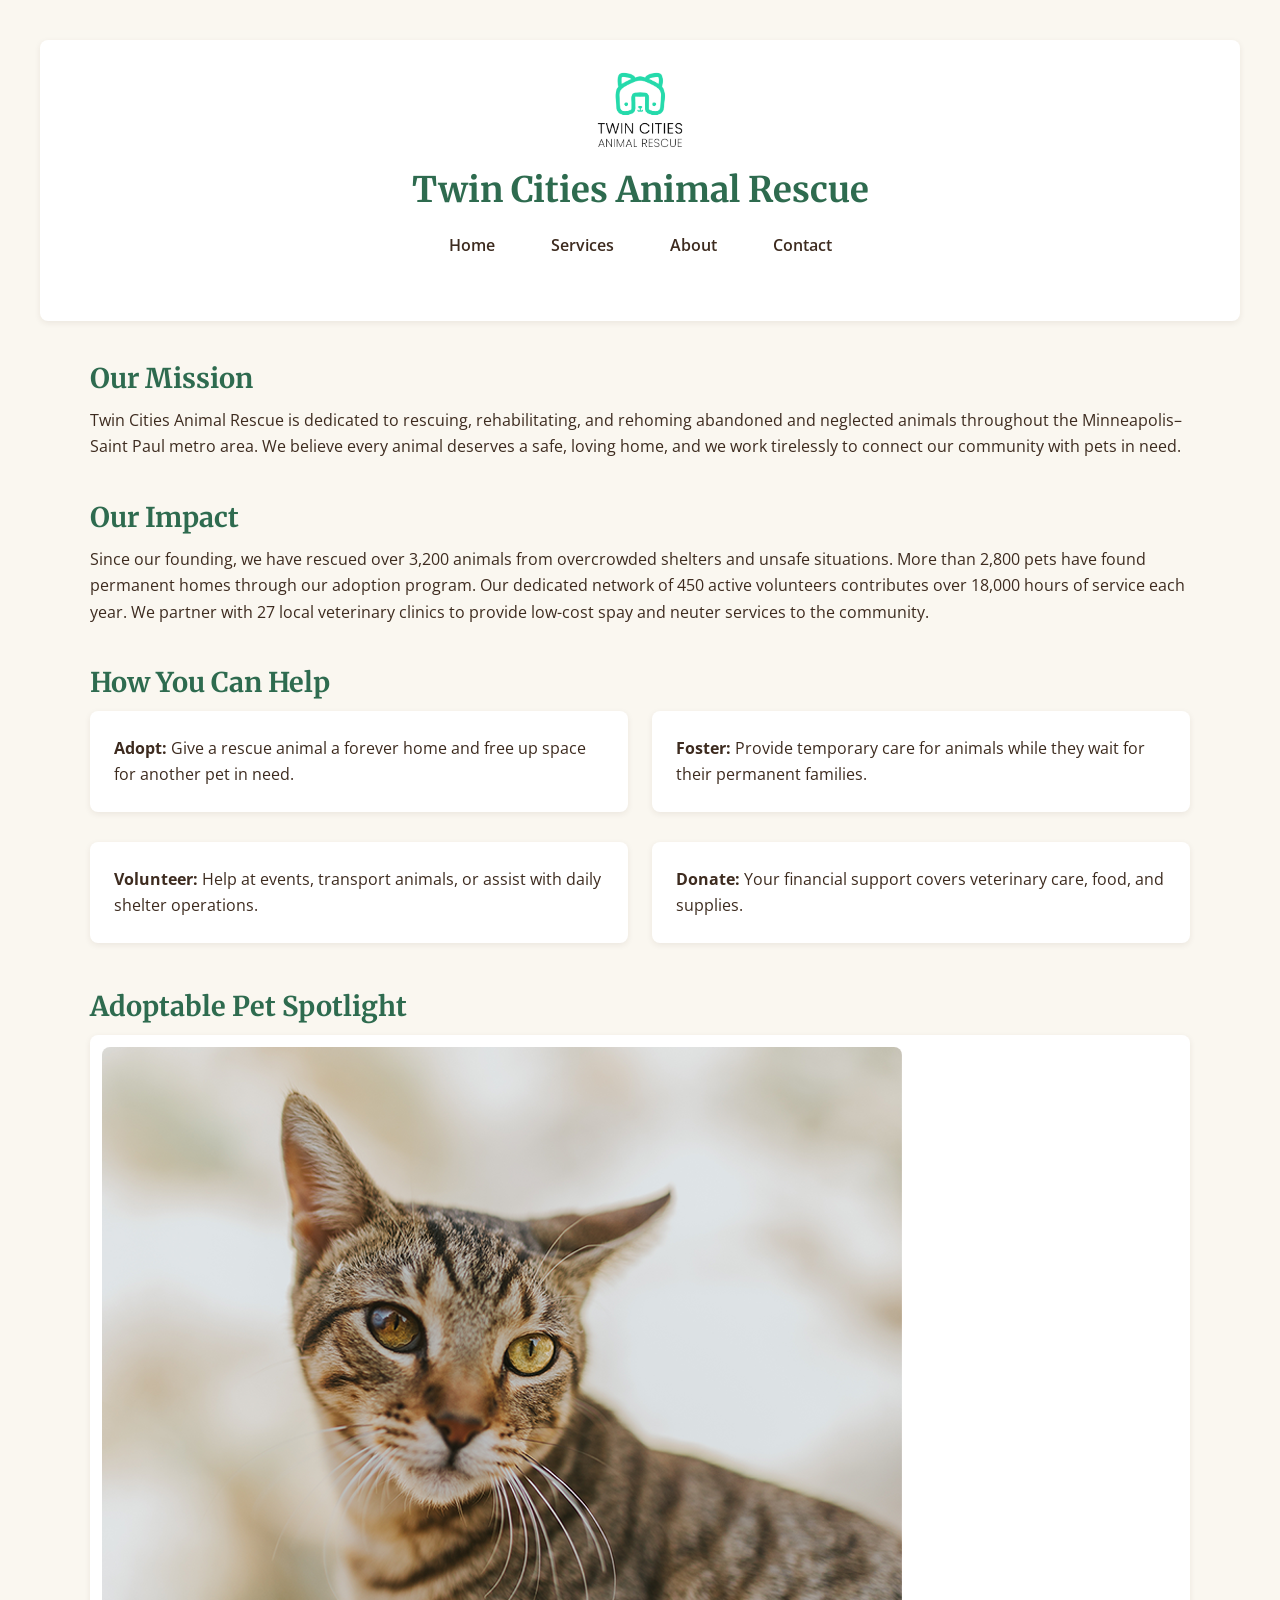
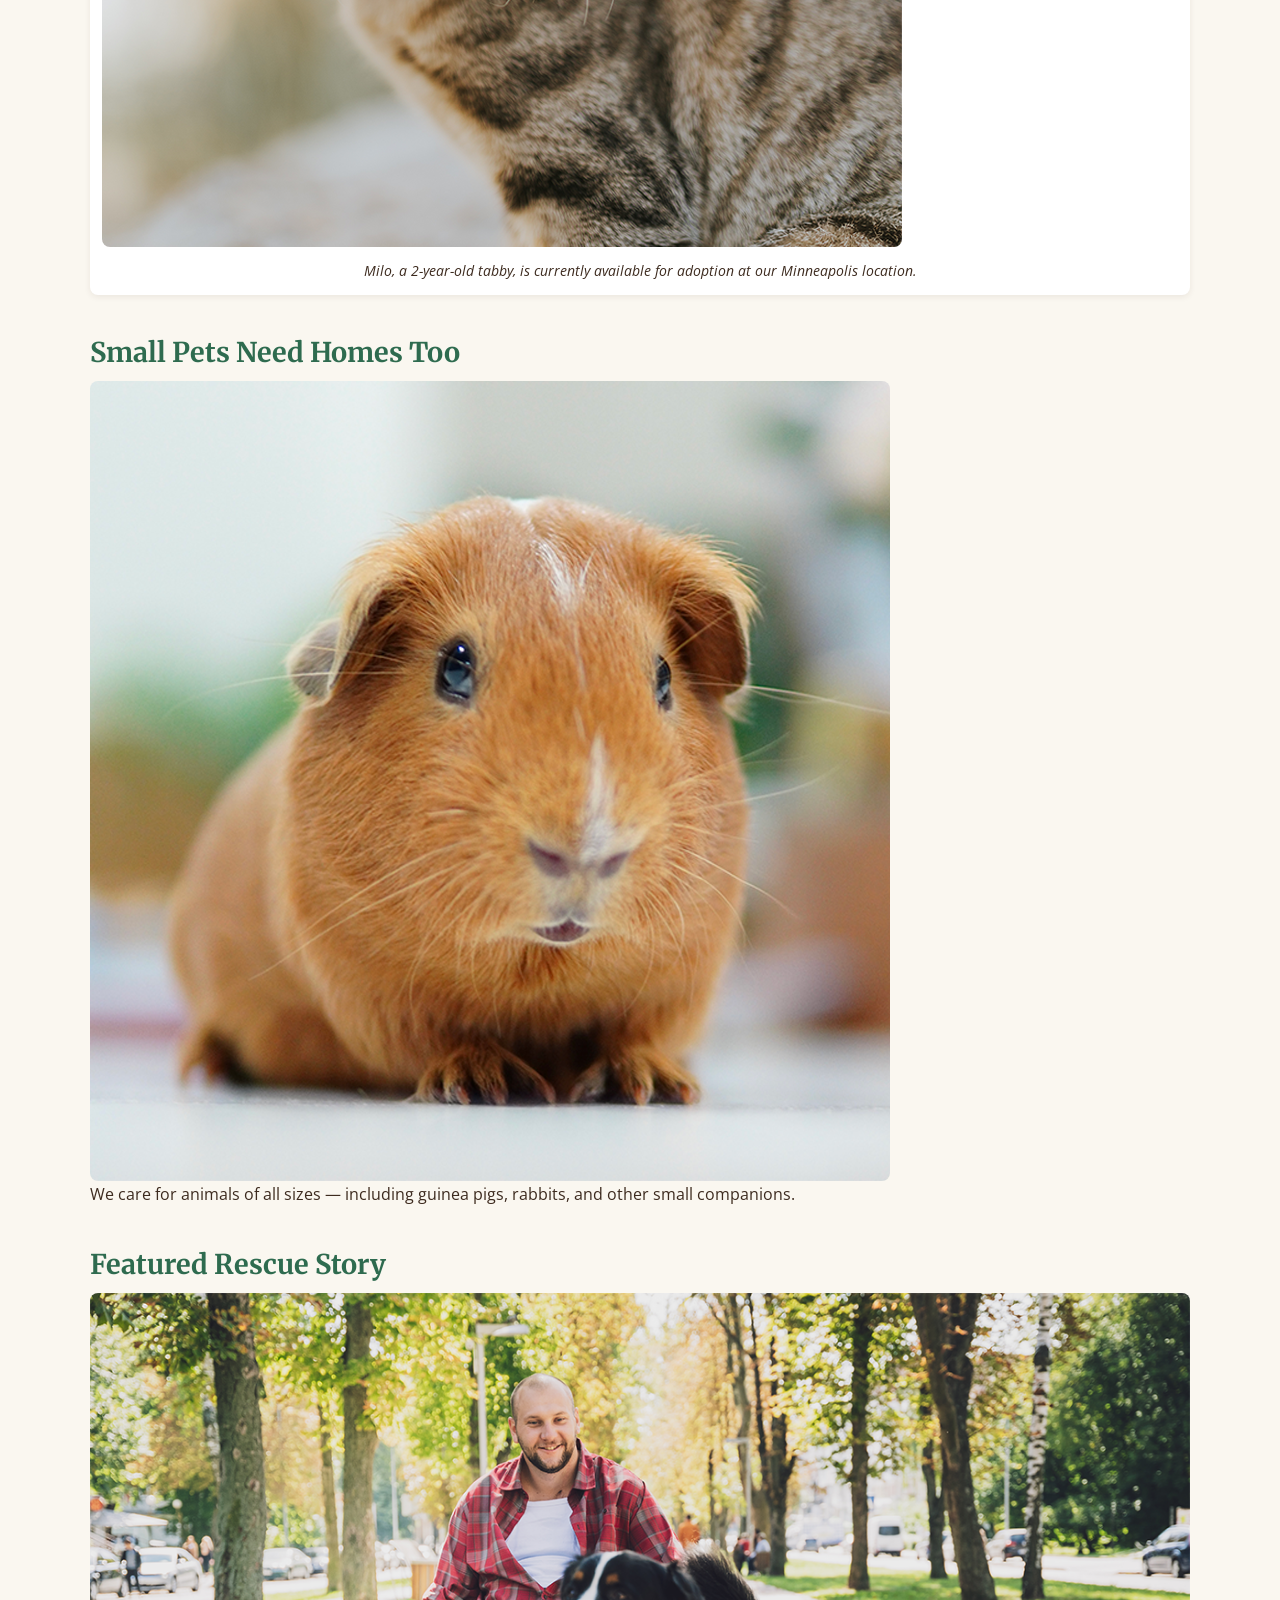
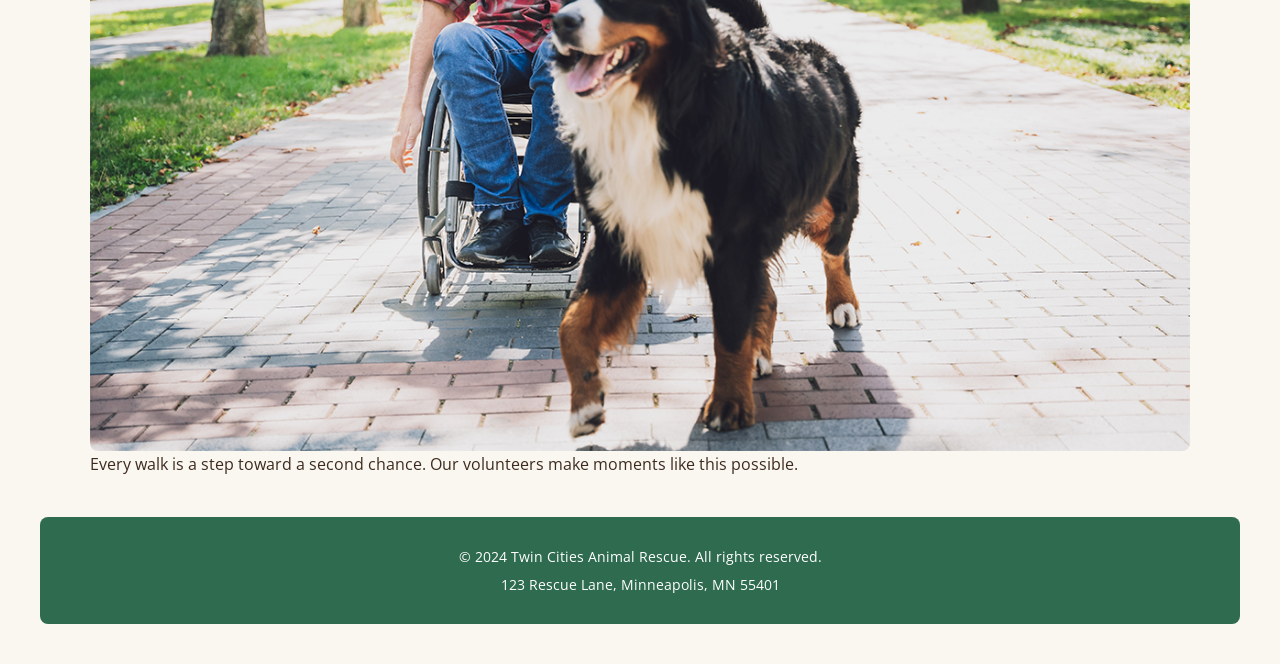
<file: index.html>
<!DOCTYPE html>
<html lang="en">
<head>
    <meta charset="UTF-8">
    <meta name="viewport" content="width=device-width, initial-scale=1.0">
    <title>Twin Cities Animal Rescue | Home</title>
    <link rel="stylesheet" href="styles.css">
</head>
<body>

    <header>
    <img src="Image/rescue-logo_c.png" alt="Twin Cities Animal Rescue logo" width="120">
    <h1>Twin Cities Animal Rescue</h1>
    <nav>
        <ul>
            <li><a href="index.html">Home</a></li>
            <li><a href="services.html">Services</a></li>
            <li><a href="about.html">About</a></li>
            <li><a href="contact.html">Contact</a></li>
        </ul>
    </nav>
    </header>

    <main>
        <section>
            <h2>Our Mission</h2>
            <p>Twin Cities Animal Rescue is dedicated to rescuing, rehabilitating, and rehoming abandoned and neglected animals throughout the Minneapolis–Saint Paul metro area. We believe every animal deserves a safe, loving home, and we work tirelessly to connect our community with pets in need.</p>
        </section>

        <section>
            <h2>Our Impact</h2>
            <p>Since our founding, we have rescued over 3,200 animals from overcrowded shelters and unsafe situations. More than 2,800 pets have found permanent homes through our adoption program. Our dedicated network of 450 active volunteers contributes over 18,000 hours of service each year. We partner with 27 local veterinary clinics to provide low-cost spay and neuter services to the community.</p>
        </section>

        <section>
            <h2>How You Can Help</h2>
            <ul>
                <li><strong>Adopt:</strong> Give a rescue animal a forever home and free up space for another pet in need.</li>
                <li><strong>Foster:</strong> Provide temporary care for animals while they wait for their permanent families.</li>
                <li><strong>Volunteer:</strong> Help at events, transport animals, or assist with daily shelter operations.</li>
                <li><strong>Donate:</strong> Your financial support covers veterinary care, food, and supplies.</li>
            </ul>
        </section>

    <section>
        <h2>Adoptable Pet Spotlight</h2>
        <figure>
            <img src="Image/rescue-pet-spotlight_c.png" alt="A brown tabby cat with bright green eyes looking directly at the camera, waiting for adoption">
            <figcaption>Milo, a 2-year-old tabby, is currently available for adoption at our Minneapolis location.</figcaption>
        </figure>
    </section>
    <section>
        <h2>Small Pets Need Homes Too</h2>
        <img src="Image/rescue-pet_c.png" alt="A friendly orange and white guinea pig sitting in a clean enclosure, one of the small pets available for adoption">
        <p>We care for animals of all sizes — including guinea pigs, rabbits, and other small companions.</p>
    </section>
    <section>
        <h2>Featured Rescue Story</h2>
        <picture>
            <source media="(min-width: 800px)" srcset="Image/rescue-feature-large_c.png">
            <source media="(min-width: 400px)" srcset="Image/rescue-feature-small_c.png">
            <img src="Image/rescue-feature-small_c.png" alt="A senior volunteer walking a large black and tan rescue dog along a paved park trail on a sunny day">
        </picture>
        <p>Every walk is a step toward a second chance. Our volunteers make moments like this possible.</p>
    </section>
    </main>

    <footer>
        <p>&copy; 2024 Twin Cities Animal Rescue. All rights reserved.</p>
        <p>123 Rescue Lane, Minneapolis, MN 55401</p>
    </footer>

</body>
</html>
</file>
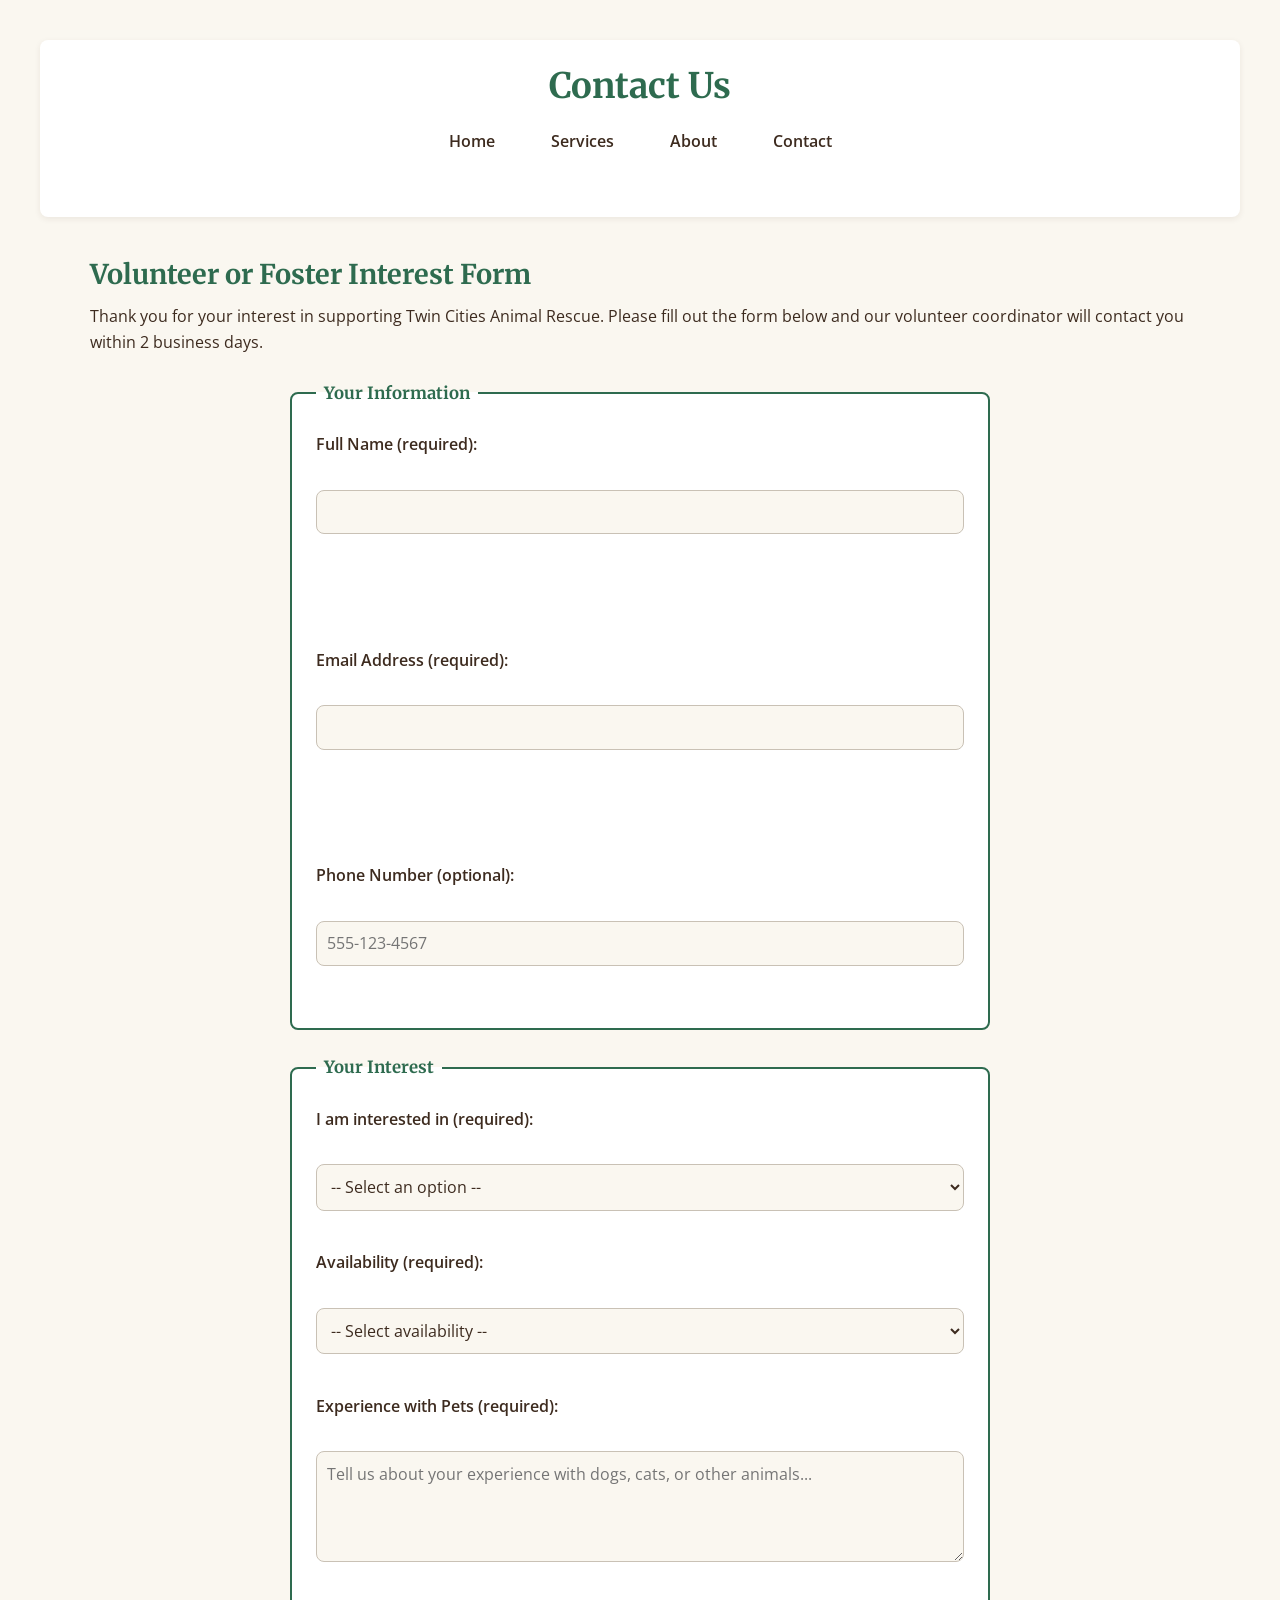
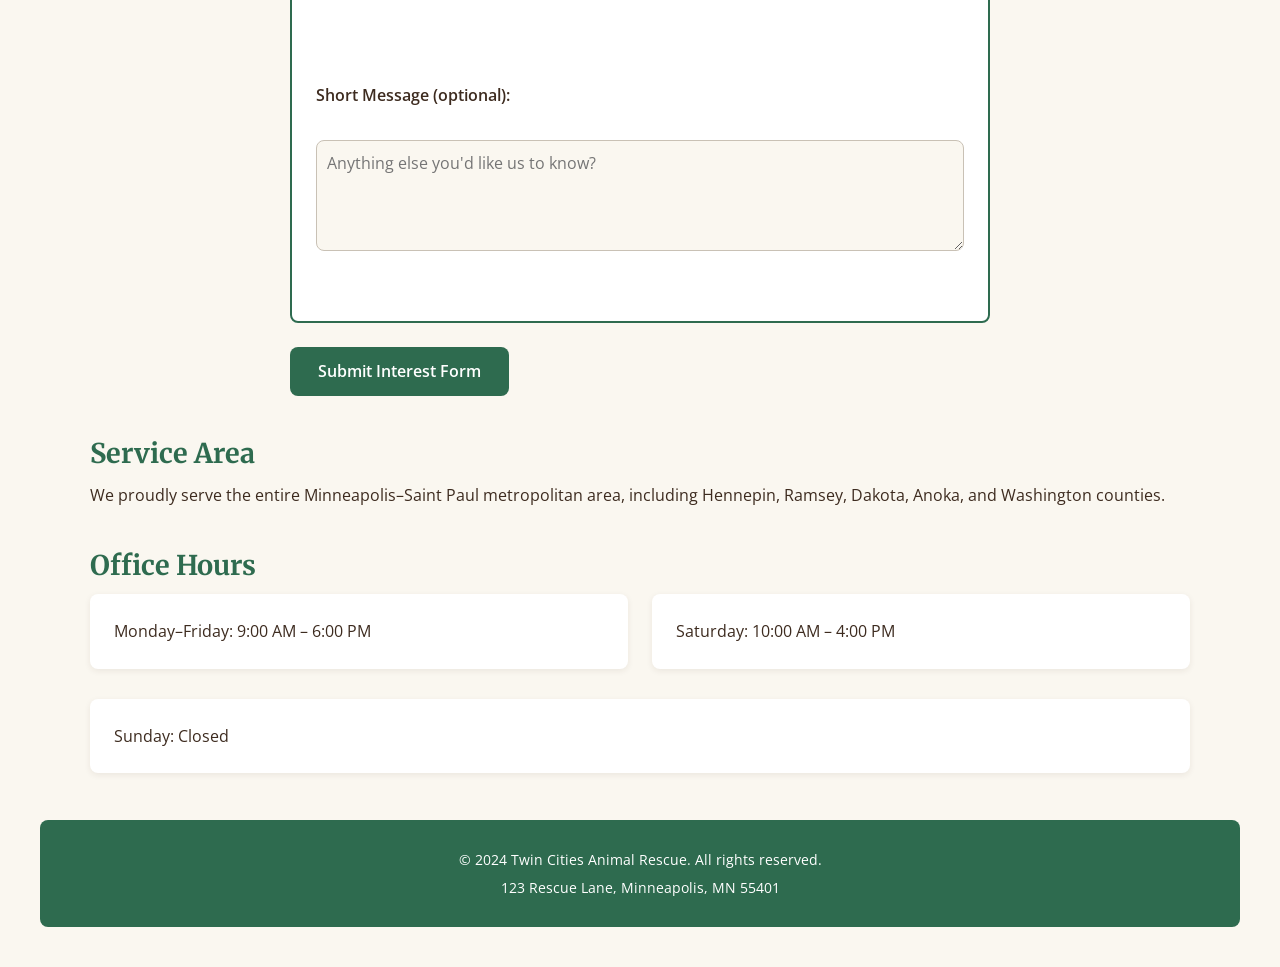
<file: contact.html>
<!DOCTYPE html>
<html lang="en">
<head>
    <meta charset="UTF-8">
    <meta name="viewport" content="width=device-width, initial-scale=1.0">
    <link rel="stylesheet" href="styles.css">
    <title>Twin Cities Animal Rescue | Contact</title>
</head>
<body>

    <header>
        <h1>Contact Us</h1>
        <nav>
            <ul>
                <li><a href="index.html">Home</a></li>
                <li><a href="services.html">Services</a></li>
                <li><a href="about.html">About</a></li>
                <li><a href="contact.html">Contact</a></li>
            </ul>
        </nav>
    </header>

    <main>
        <section>
            <h2>Volunteer or Foster Interest Form</h2>
            <p>Thank you for your interest in supporting Twin Cities Animal Rescue. Please fill out the form below and our volunteer coordinator will contact you within 2 business days.</p>

            <form action="#" method="post">
                <fieldset>
                    <legend>Your Information</legend>

                    <label for="name">Full Name (required):</label><br>
                    <input type="text" id="name" name="name" required><br><br>
                    <span class="error" id="name-error" role="alert"></span><br><br>

                    <label for="email">Email Address (required):</label><br>
                    <input type="email" id="email" name="email" required><br><br>
                    <span class="error" id="email-error" role="alert"></span><br><br>

                    <label for="phone">Phone Number (optional):</label><br>
                    <input type="tel" id="phone" name="phone" pattern="[0-9]{3}-[0-9]{3}-[0-9]{4}" placeholder="555-123-4567"><br><br>
                </fieldset>

                <fieldset>
                    <legend>Your Interest</legend>

                    <label for="interest">I am interested in (required):</label><br>
                    <select id="interest" name="interest" required>
                        <option value="">-- Select an option --</option>
                        <option value="volunteer">Volunteering</option>
                        <option value="foster">Fostering</option>
                        <option value="adoption">Adoption Information</option>
                    </select><br><br>

                    <label for="availability">Availability (required):</label><br>
                    <select id="availability" name="availability" required>
                        <option value="">-- Select availability --</option>
                        <option value="weekdays">Weekdays</option>
                        <option value="weekends">Weekends</option>
                        <option value="evenings">Evenings</option>
                        <option value="flexible">Flexible</option>
                    </select><br><br>

                    <label for="experience">Experience with Pets (required):</label><br>
                    <textarea id="experience" name="experience" rows="4" cols="50" required placeholder="Tell us about your experience with dogs, cats, or other animals..."></textarea><br><br>
                    <span class="error" id="experience-error" role="alert"></span><br><br>

                    <label for="message">Short Message (optional):</label><br>
                    <textarea id="message" name="message" rows="4" cols="50" placeholder="Anything else you'd like us to know?"></textarea><br><br>
                </fieldset>

                <button type="submit">Submit Interest Form</button>
            </form>
        </section>

        <section>
            <h2>Service Area</h2>
            <p>We proudly serve the entire Minneapolis–Saint Paul metropolitan area, including Hennepin, Ramsey, Dakota, Anoka, and Washington counties.</p>
        </section>

        <section>
            <h2>Office Hours</h2>
            <ul>
                <li>Monday–Friday: 9:00 AM – 6:00 PM</li>
                <li>Saturday: 10:00 AM – 4:00 PM</li>
                <li>Sunday: Closed</li>
            </ul>
        </section>
    </main>

    <footer>
        <p>&copy; 2024 Twin Cities Animal Rescue. All rights reserved.</p>
        <p>123 Rescue Lane, Minneapolis, MN 55401</p>
    </footer>
    <script src="script.js" defer></script>
</body>
</html>
</file>
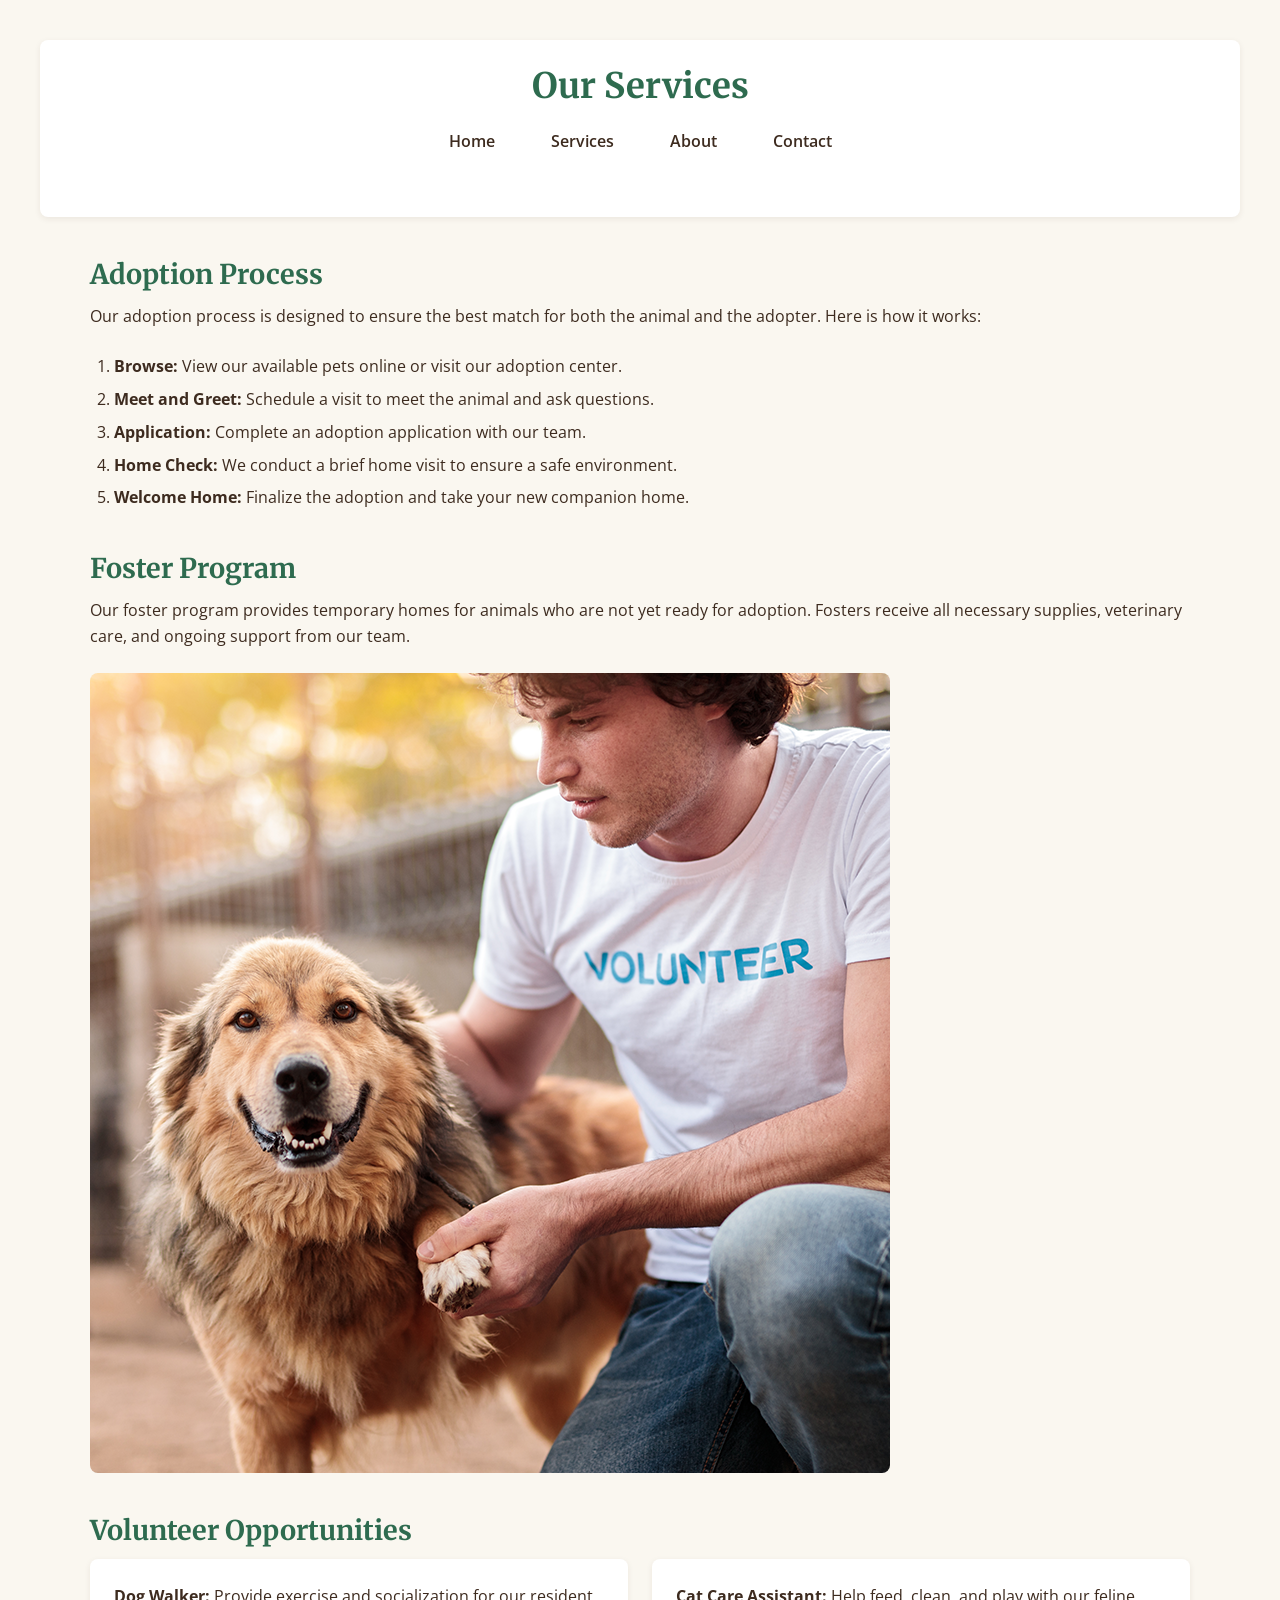
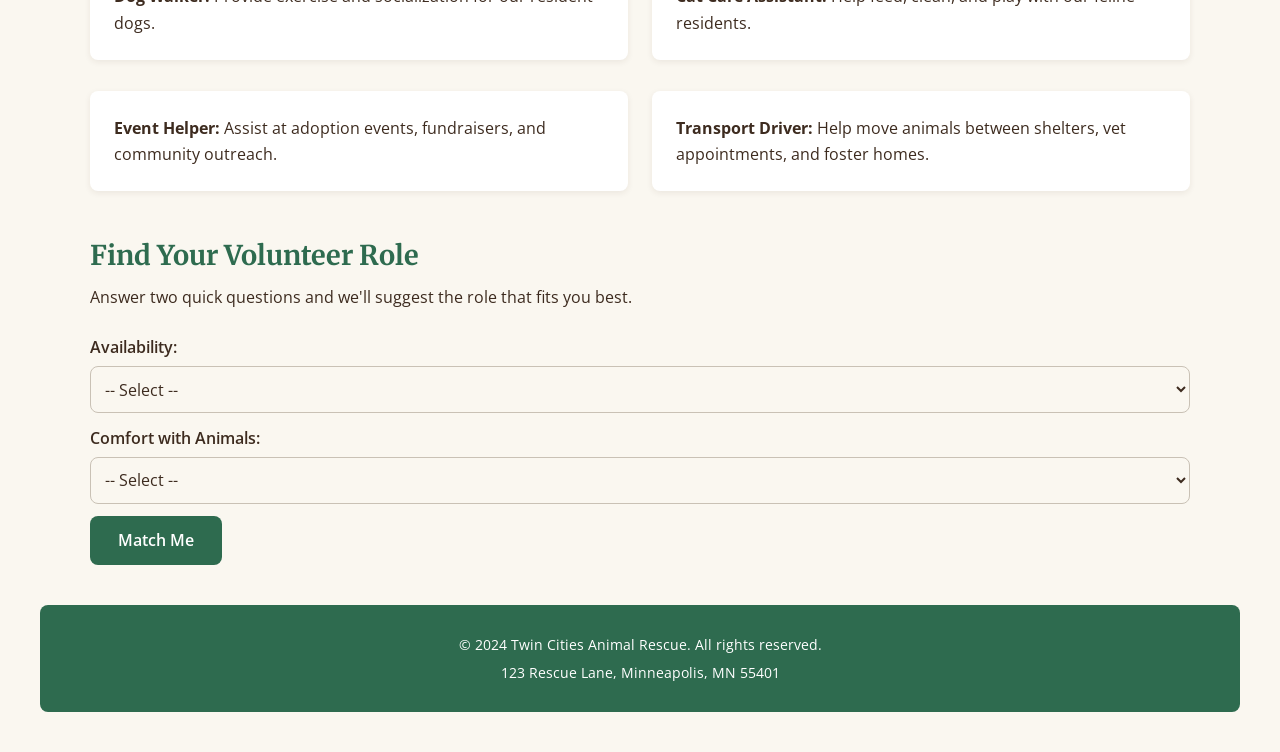
<file: services.html>
<!DOCTYPE html>
<html lang="en">
<head>
    <meta charset="UTF-8">
    <meta name="viewport" content="width=device-width, initial-scale=1.0">
    <title>Twin Cities Animal Rescue | Services</title>
    <link rel="stylesheet" href="styles.css">
</head>
<body>

    <header>
        
        <h1>Our Services</h1>
        <nav>
            <ul>
                <li><a href="index.html">Home</a></li>
                <li><a href="services.html">Services</a></li>
                <li><a href="about.html">About</a></li>
                <li><a href="contact.html">Contact</a></li>
            </ul>
        </nav>
    </header>

    <main>
        <section>
            <h2>Adoption Process</h2>
            <p>Our adoption process is designed to ensure the best match for both the animal and the adopter. Here is how it works:</p>
            <ol>
                <li><strong>Browse:</strong> View our available pets online or visit our adoption center.</li>
                <li><strong>Meet and Greet:</strong> Schedule a visit to meet the animal and ask questions.</li>
                <li><strong>Application:</strong> Complete an adoption application with our team.</li>
                <li><strong>Home Check:</strong> We conduct a brief home visit to ensure a safe environment.</li>
                <li><strong>Welcome Home:</strong> Finalize the adoption and take your new companion home.</li>
            </ol>
        </section>

        <section>
            <h2>Foster Program</h2>
            <p>Our foster program provides temporary homes for animals who are not yet ready for adoption. Fosters receive all necessary supplies, veterinary care, and ongoing support from our team.</p>
            <img src="Image/rescue-volunteer_c.png" alt="A smiling Twin Cities Animal Rescue volunteer in a white t-shirt petting a golden retriever outdoors">
        </section>

        <section>
            <h2>Volunteer Opportunities</h2>
            <ul>
                <li><strong>Dog Walker:</strong> Provide exercise and socialization for our resident dogs.</li>
                <li><strong>Cat Care Assistant:</strong> Help feed, clean, and play with our feline residents.</li>
                <li><strong>Event Helper:</strong> Assist at adoption events, fundraisers, and community outreach.</li>
                <li><strong>Transport Driver:</strong> Help move animals between shelters, vet appointments, and foster homes.</li>
            </ul>
        </section>
        <section id="findYourRole">
            <h2>Find Your Volunteer Role</h2>
            <p>Answer two quick questions and we'll suggest the role that fits you best.</p>

            <label for="availability">Availability:</label>
            <select id="availability">
                <option value="">-- Select --</option>
                <option value="weekdays">Weekdays</option>
                <option value="weekends">Weekends</option>
                <option value="evenings">Evenings</option>
                <option value="flexible">Flexible</option>
            </select>

            <label for="comfort">Comfort with Animals:</label>
            <select id="comfort">
                <option value="">-- Select --</option>
                <option value="high">High — I love hands-on time</option>
                <option value="medium">Medium — Some contact is fine</option>
                <option value="low">Low — I prefer behind-the-scenes</option>
            </select>

            <button type="button" id="matchBtn">Match Me</button>

            <div id="matchResult" hidden></div>
        </section>
    </main>

    <footer>
        <p>&copy; 2024 Twin Cities Animal Rescue. All rights reserved.</p>
        <p>123 Rescue Lane, Minneapolis, MN 55401</p>
    </footer>
    <script src="script.js" defer></script>
</body>
</html>
</file>
<file: styles.css>
/* ============================================
   Twin Cities Animal Rescue — styles.css
   Mobile-first, Flexbox, 4 colors, 2 fonts
   ============================================ */

/* ---------- Google Fonts ---------- */
@import url('https://fonts.googleapis.com/css2?family=Merriweather:wght@400;700&family=Open+Sans:wght@400;600&display=swap');

/* ---------- Design Tokens ---------- */
:root {
    --green:   #2E6B4F;
    --cream:   #FAF7F0;
    --brown:   #3D2B1F;
    --peach:   #E8A87C;
    --white:   #FFFFFF;

    --font-heading: 'Merriweather', Georgia, serif;
    --font-body:    'Open Sans', Arial, sans-serif;

    --space-sm: 0.75rem;
    --space-md: 1.5rem;
    --space-lg: 2.5rem;

    --radius: 8px;
    --max-width: 1100px;
}

/* ---------- Reset & Base ---------- */
* { box-sizing: border-box; margin: 0; padding: 0; }

body {
    font-family: var(--font-body);
    font-size: 1rem;
    line-height: 1.65;
    color: var(--brown);
    background-color: var(--cream);
    padding: var(--space-md);
}

h1, h2, h3 {
    font-family: var(--font-heading);
    color: var(--green);
    line-height: 1.25;
    margin-bottom: var(--space-sm);
}

h1 { font-size: 1.6rem; }
h2 { font-size: 1.4rem; margin-top: var(--space-lg); }
h3 { font-size: 1.15rem; margin-top: var(--space-md); }

p, ul, ol, figure { margin-bottom: var(--space-md); }
ul, ol { padding-left: 1.5rem; }
li { margin-bottom: 0.4rem; }

a {
    color: var(--green);
    text-decoration: underline;
}
a:hover, a:focus {
    color: var(--peach);
}

img, video {
    max-width: 100%;
    height: auto;
    border-radius: var(--radius);
    display: block;
}

/* ---------- Header & Nav (mobile-first: stacked) ---------- */
header {
    background-color: var(--white);
    padding: var(--space-md);
    border-radius: var(--radius);
    margin-bottom: var(--space-lg);
    text-align: center;
    box-shadow: 0 2px 6px rgba(61, 43, 31, 0.08);
}

header img {
    margin: 0 auto var(--space-sm);
    width: 100px;
    height: auto;
}

header h1 {
    margin-bottom: var(--space-sm);
}

nav ul {
    list-style: none;
    padding: 0;
    display: flex;
    flex-direction: column;
    gap: var(--space-sm);
    align-items: center;
}

nav a {
    display: inline-block;
    padding: 0.5rem 1rem;
    font-weight: 600;
    text-decoration: none;
    color: var(--brown);
    border-radius: var(--radius);
}

nav a:hover, nav a:focus {
    background-color: var(--peach);
    color: var(--white);
}

/* ---------- Main content ---------- */
main {
    max-width: var(--max-width);
    margin: 0 auto;
}

section {
    margin-bottom: var(--space-lg);
}

/* ---------- Figure & figcaption ---------- */
figure {
    background-color: var(--white);
    padding: var(--space-sm);
    border-radius: var(--radius);
    box-shadow: 0 2px 6px rgba(61, 43, 31, 0.08);
}

figcaption {
    font-style: italic;
    font-size: 0.9rem;
    color: var(--brown);
    margin-top: var(--space-sm);
    text-align: center;
}

/* ---------- Forms ---------- */
form {
    max-width: 600px;
    margin: 0 auto;
}
.error {
    display: block;
    color: #B3261E;
    font-size: 0.9rem;
    font-weight: 600;
    min-height: 1.2em;
    margin-top: 0.25rem;
}

input[aria-invalid="true"],
textarea[aria-invalid="true"] {
    border-color: #B3261E;
    background-color: #FDECEA;
}

#matchResult {
    margin-top: 1.5rem;
    padding: 1.5rem;
    background-color: #FFFFFF;
    border-left: 5px solid #2E6B4F;
    border-radius: 8px;
    box-shadow: 0 2px 6px rgba(61, 43, 31, 0.08);
}

.cta-link {
    display: inline-block;
    margin-top: 0.75rem;
    font-weight: 600;
    color: #2E6B4F;
}
fieldset {
    border: 2px solid var(--green);
    border-radius: var(--radius);
    padding: var(--space-md);
    margin-bottom: var(--space-md);
    background-color: var(--white);
}

legend {
    font-family: var(--font-heading);
    font-weight: 700;
    color: var(--green);
    padding: 0 0.5rem;
    font-size: 1.05rem;
}

label {
    display: block;
    font-weight: 600;
    margin-bottom: 0.35rem;
    color: var(--brown);
}

input, select, textarea {
    width: 100%;
    padding: 0.65rem;
    font-family: var(--font-body);
    font-size: 1rem;
    border: 1px solid #C9C1B5;
    border-radius: var(--radius);
    margin-bottom: var(--space-sm);
    background-color: var(--cream);
    color: var(--brown);
}

input:focus, select:focus, textarea:focus {
    outline: 3px solid var(--peach);
    outline-offset: 1px;
}

button {
    background-color: var(--green);
    color: var(--white);
    font-family: var(--font-body);
    font-weight: 600;
    font-size: 1rem;
    padding: 0.85rem 1.75rem;
    border: none;
    border-radius: var(--radius);
    cursor: pointer;
}

button:hover, button:focus {
    background-color: var(--peach);
    color: var(--brown);
}

/* ---------- Footer ---------- */
footer {
    text-align: center;
    padding: var(--space-md);
    background-color: var(--green);
    color: var(--white);
    border-radius: var(--radius);
    margin-top: var(--space-lg);
    font-size: 0.9rem;
}

footer p { margin: 0.25rem 0; }

/* ============================================
   Media Query — tablet & desktop (768px+)
   ============================================ */
@media (min-width: 768px) {

    body { padding: var(--space-lg); }

    h1 { font-size: 2.2rem; }
    h2 { font-size: 1.7rem; }

    /* Horizontal navigation */
    nav ul {
        flex-direction: row;
        justify-content: center;
        gap: 1.5rem;
    }

    /* Two-column card layouts for lists inside sections */
    section ul {
        display: flex;
        flex-wrap: wrap;
        gap: var(--space-md);
        padding-left: 0;
        list-style: none;
    }

    section ul li {
        flex: 1 1 45%;
        background-color: var(--white);
        padding: var(--space-md);
        border-radius: var(--radius);
        box-shadow: 0 2px 6px rgba(61, 43, 31, 0.08);
    }

    /* Wider form breathing room */
    form { max-width: 700px; }

    /* Video scales up nicely */
    video { max-width: 720px; margin: 0 auto; }
}
</file>
